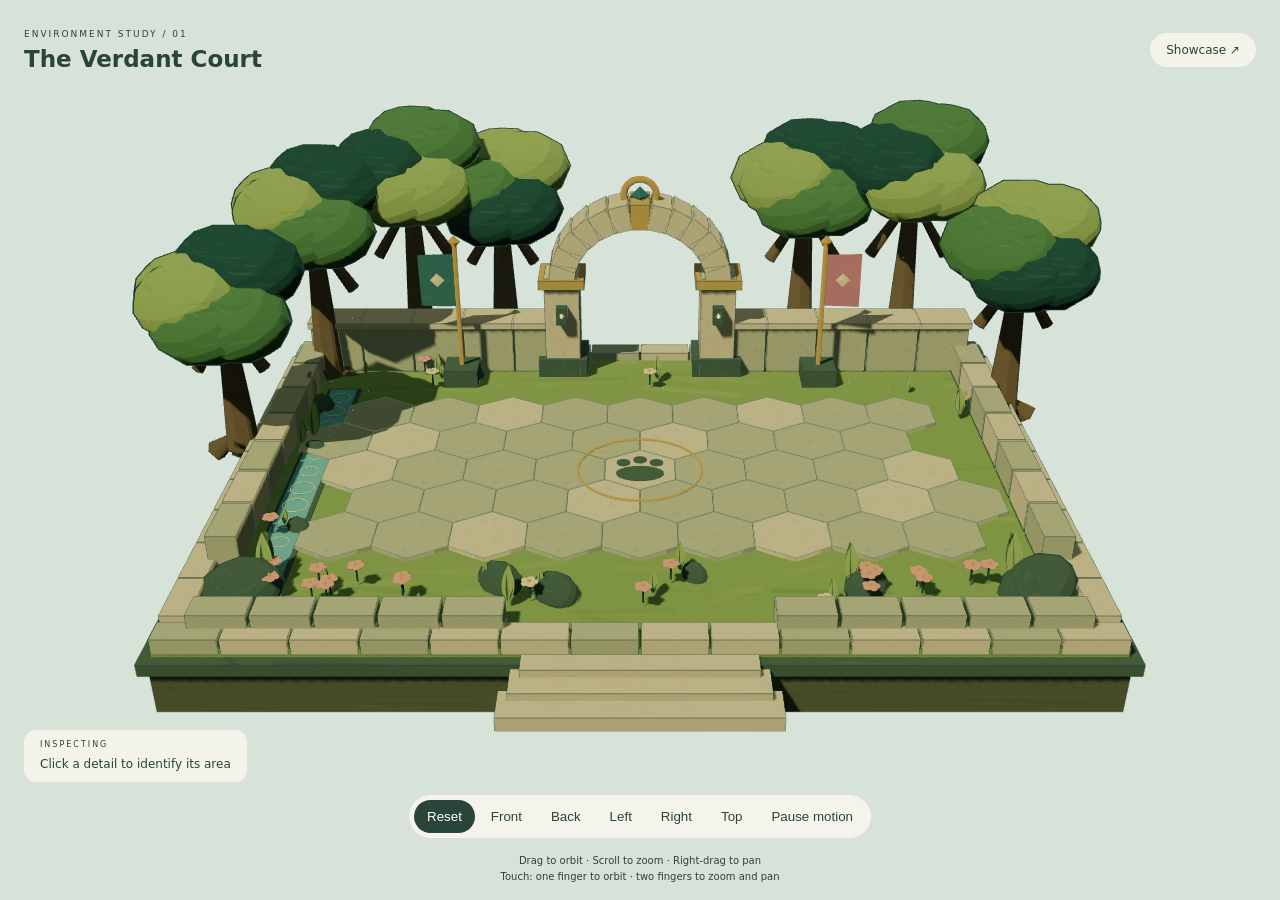
<file: arena.html>
<!doctype html><html lang="en"><head><meta charset="utf-8"><meta name="viewport" content="width=device-width,initial-scale=1"><title>Verdant Court — Environment Study</title><link rel="stylesheet" href="arena.css"><script type="importmap">{"imports":{"three":"./three.module.js"}}</script></head><body>
<div id="scene" aria-label="Interactive 3D arena"></div>
<header><div><small>ENVIRONMENT STUDY / 01</small><h1>The Verdant Court</h1></div><a href="./#environment" target="_top">Showcase ↗</a></header>
<aside><span>INSPECTING</span><strong id="selected" role="status">Click a detail to identify its area</strong></aside>
<nav aria-label="Arena views"><button data-view="home">Reset</button><button data-view="front">Front</button><button data-view="back">Back</button><button data-view="left">Left</button><button data-view="right">Right</button><button data-view="top">Top</button><button id="motion" aria-pressed="false">Pause motion</button></nav>
<footer>Drag to orbit · Scroll to zoom · Right-drag to pan<br>Touch: one finger to orbit · two fingers to zoom and pan</footer>
<script type="module" src="arena.js?v=41"></script></body></html>
</file>
<file: arena.css>
*{box-sizing:border-box}body{margin:0;overflow:hidden;background:#d7e2d9;color:#294439;font-family:system-ui,sans-serif}#scene{position:fixed;inset:0}canvas{display:block;touch-action:none}header{position:absolute;inset:22px 24px auto;display:flex;justify-content:space-between;align-items:center;pointer-events:none}header small{font-size:9px;letter-spacing:2px}h1{font-size:23px;margin:5px 0}a{pointer-events:auto;color:inherit;background:#f7f6eddd;border-radius:22px;padding:10px 16px;font-size:12px;text-decoration:none}aside{position:absolute;left:24px;bottom:118px;padding:10px 16px;background:#f7f6eddd;border-radius:12px;pointer-events:none}aside span{display:block;font-size:8px;letter-spacing:2px;margin-bottom:4px}aside strong{font-size:12px;font-weight:500}nav{position:absolute;bottom:62px;left:50%;transform:translateX(-50%);display:flex;max-width:96%;gap:3px;background:#f7f6edee;border-radius:24px;padding:5px;overflow:auto}button{border:0;border-radius:20px;background:transparent;color:#294439;padding:9px 13px;white-space:nowrap;cursor:pointer}button:hover{background:#d5dfcd}button[aria-pressed=true]{background:#294439;color:#fff}footer{position:absolute;bottom:15px;left:0;right:0;text-align:center;font-size:10px;line-height:1.6;pointer-events:none;color:#294439}@media(max-width:520px){header{inset:16px 16px auto}h1{font-size:18px}header a{font-size:10px;padding:8px}button{padding:9px;font-size:11px}aside{left:16px;bottom:118px}}
</file>
